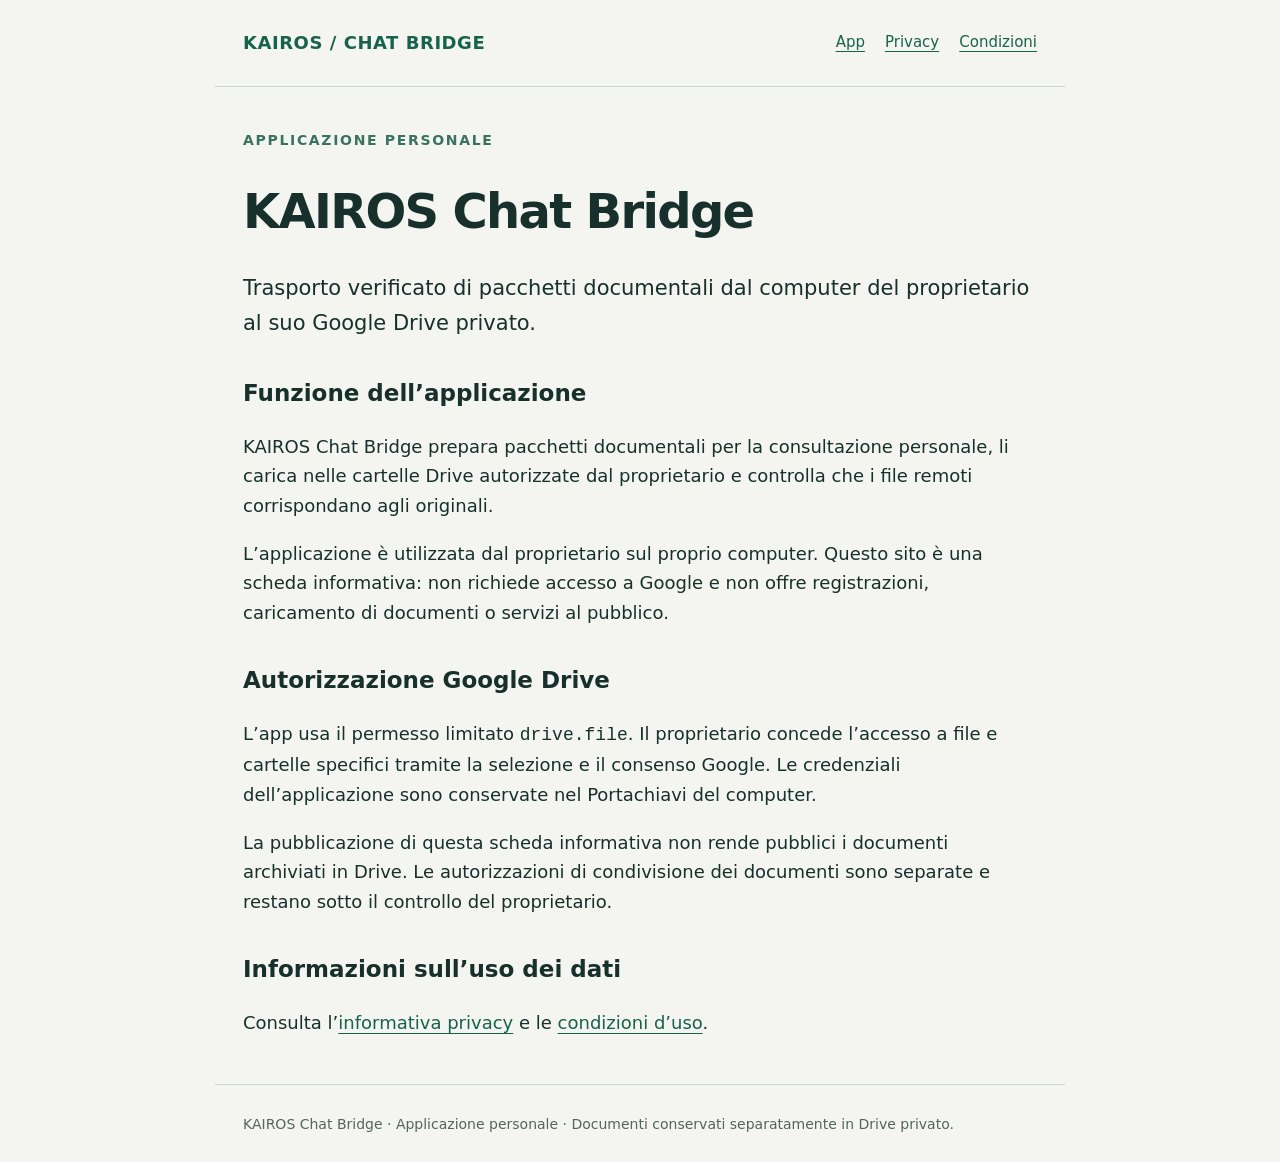
<file: index.html>
<!doctype html>
<html lang="it"><head><meta name="google-site-verification" content="QhHuivx-gVipMnj8uasko4novvo9jeu4z-naZZDT_Dg" /><meta charset="utf-8"><meta name="viewport" content="width=device-width,initial-scale=1"><meta name="robots" content="noindex,nofollow"><title>KAIROS Chat Bridge</title><link rel="stylesheet" href="style.css"></head><body><header><a class="brand" href="index.html">KAIROS / CHAT BRIDGE</a><nav aria-label="Pagine informative"><a href="index.html">App</a><a href="privacy.html">Privacy</a><a href="terms.html">Condizioni</a></nav></header><main><p class="tag">Applicazione personale</p><h1>KAIROS Chat Bridge</h1><p class="intro">Trasporto verificato di pacchetti documentali dal computer del proprietario al suo Google Drive privato.</p><h2>Funzione dell’applicazione</h2><p>KAIROS Chat Bridge prepara pacchetti documentali per la consultazione personale, li carica nelle cartelle Drive autorizzate dal proprietario e controlla che i file remoti corrispondano agli originali.</p><p>L’applicazione è utilizzata dal proprietario sul proprio computer. Questo sito è una scheda informativa: non richiede accesso a Google e non offre registrazioni, caricamento di documenti o servizi al pubblico.</p><h2>Autorizzazione Google Drive</h2><p>L’app usa il permesso limitato <code>drive.file</code>. Il proprietario concede l’accesso a file e cartelle specifici tramite la selezione e il consenso Google. Le credenziali dell’applicazione sono conservate nel Portachiavi del computer.</p><p>La pubblicazione di questa scheda informativa non rende pubblici i documenti archiviati in Drive. Le autorizzazioni di condivisione dei documenti sono separate e restano sotto il controllo del proprietario.</p><h2>Informazioni sull’uso dei dati</h2><p>Consulta l’<a href="privacy.html">informativa privacy</a> e le <a href="terms.html">condizioni d’uso</a>.</p></main><footer>KAIROS Chat Bridge · Applicazione personale · Documenti conservati separatamente in Drive privato.</footer></body></html>
</file>
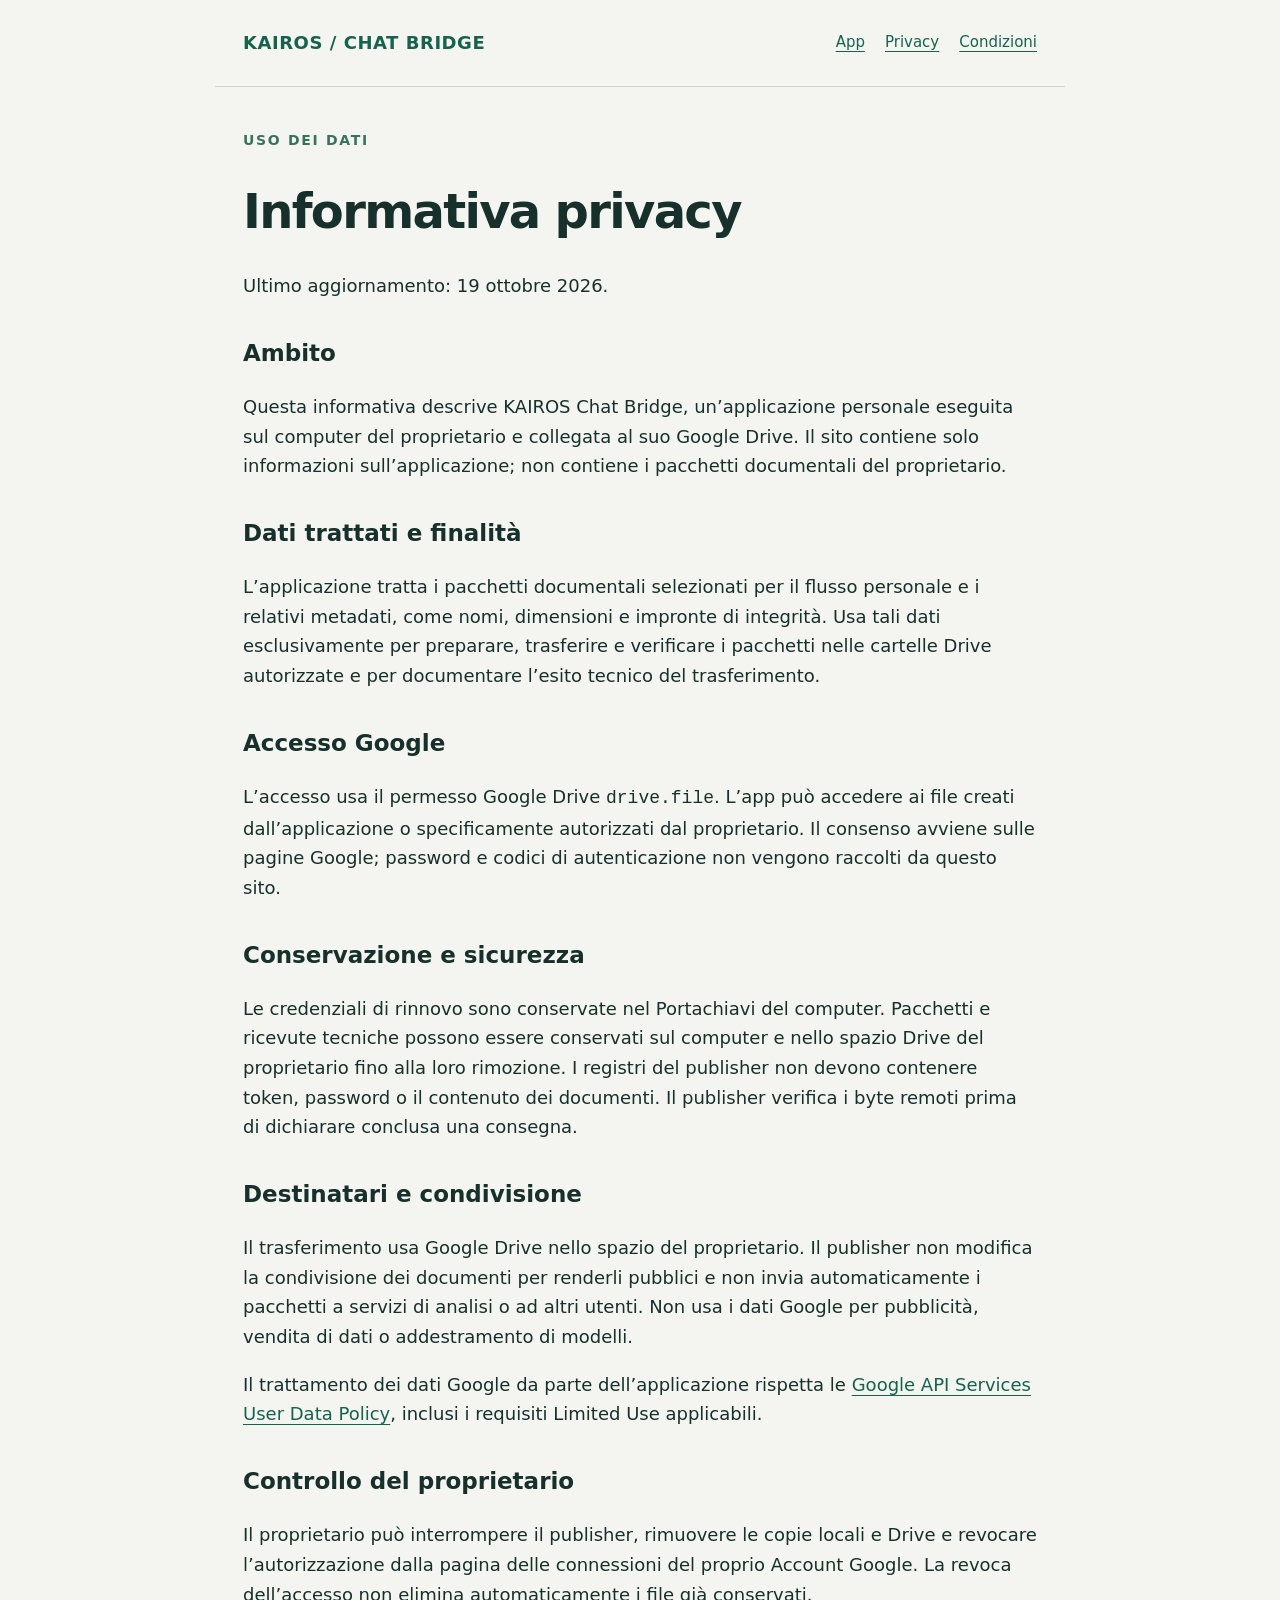
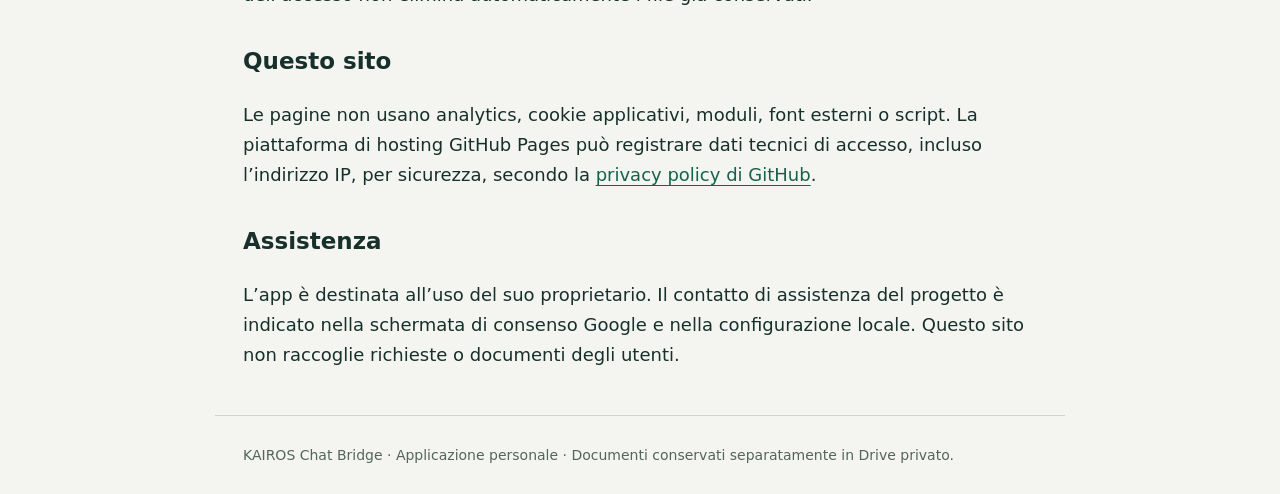
<file: privacy.html>
<!doctype html>
<html lang="it"><head><meta charset="utf-8"><meta name="viewport" content="width=device-width,initial-scale=1"><meta name="robots" content="noindex,nofollow"><title>Privacy · KAIROS Chat Bridge</title><link rel="stylesheet" href="style.css"></head><body><header><a class="brand" href="index.html">KAIROS / CHAT BRIDGE</a><nav aria-label="Pagine informative"><a href="index.html">App</a><a href="privacy.html">Privacy</a><a href="terms.html">Condizioni</a></nav></header><main><p class="tag">Uso dei dati</p><h1>Informativa privacy</h1><p>Ultimo aggiornamento: 19 ottobre 2026.</p><h2>Ambito</h2><p>Questa informativa descrive KAIROS Chat Bridge, un’applicazione personale eseguita sul computer del proprietario e collegata al suo Google Drive. Il sito contiene solo informazioni sull’applicazione; non contiene i pacchetti documentali del proprietario.</p><h2>Dati trattati e finalità</h2><p>L’applicazione tratta i pacchetti documentali selezionati per il flusso personale e i relativi metadati, come nomi, dimensioni e impronte di integrità. Usa tali dati esclusivamente per preparare, trasferire e verificare i pacchetti nelle cartelle Drive autorizzate e per documentare l’esito tecnico del trasferimento.</p><h2>Accesso Google</h2><p>L’accesso usa il permesso Google Drive <code>drive.file</code>. L’app può accedere ai file creati dall’applicazione o specificamente autorizzati dal proprietario. Il consenso avviene sulle pagine Google; password e codici di autenticazione non vengono raccolti da questo sito.</p><h2>Conservazione e sicurezza</h2><p>Le credenziali di rinnovo sono conservate nel Portachiavi del computer. Pacchetti e ricevute tecniche possono essere conservati sul computer e nello spazio Drive del proprietario fino alla loro rimozione. I registri del publisher non devono contenere token, password o il contenuto dei documenti. Il publisher verifica i byte remoti prima di dichiarare conclusa una consegna.</p><h2>Destinatari e condivisione</h2><p>Il trasferimento usa Google Drive nello spazio del proprietario. Il publisher non modifica la condivisione dei documenti per renderli pubblici e non invia automaticamente i pacchetti a servizi di analisi o ad altri utenti. Non usa i dati Google per pubblicità, vendita di dati o addestramento di modelli.</p><p>Il trattamento dei dati Google da parte dell’applicazione rispetta le <a href="https://developers.google.com/terms/api-services-user-data-policy">Google API Services User Data Policy</a>, inclusi i requisiti Limited Use applicabili.</p><h2>Controllo del proprietario</h2><p>Il proprietario può interrompere il publisher, rimuovere le copie locali e Drive e revocare l’autorizzazione dalla pagina delle connessioni del proprio Account Google. La revoca dell’accesso non elimina automaticamente i file già conservati.</p><h2>Questo sito</h2><p>Le pagine non usano analytics, cookie applicativi, moduli, font esterni o script. La piattaforma di hosting GitHub Pages può registrare dati tecnici di accesso, incluso l’indirizzo IP, per sicurezza, secondo la <a href="https://docs.github.com/en/site-policy/privacy-policies/github-general-privacy-statement">privacy policy di GitHub</a>.</p><h2>Assistenza</h2><p>L’app è destinata all’uso del suo proprietario. Il contatto di assistenza del progetto è indicato nella schermata di consenso Google e nella configurazione locale. Questo sito non raccoglie richieste o documenti degli utenti.</p></main><footer>KAIROS Chat Bridge · Applicazione personale · Documenti conservati separatamente in Drive privato.</footer></body></html>
</file>
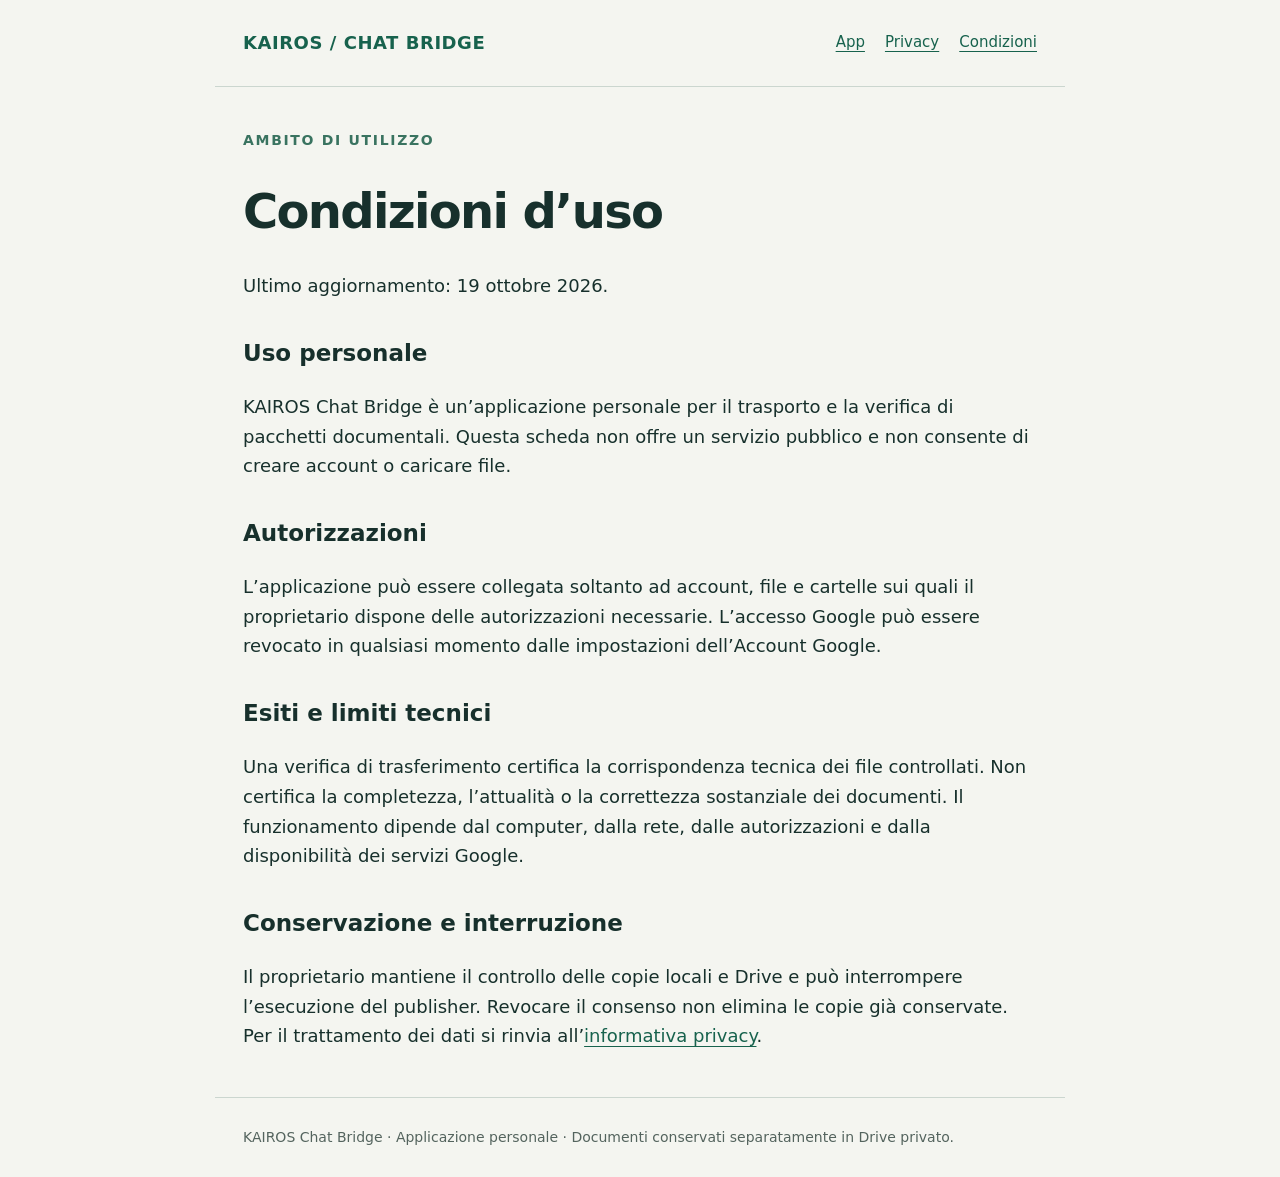
<file: terms.html>
<!doctype html>
<html lang="it"><head><meta charset="utf-8"><meta name="viewport" content="width=device-width,initial-scale=1"><meta name="robots" content="noindex,nofollow"><title>Condizioni · KAIROS Chat Bridge</title><link rel="stylesheet" href="style.css"></head><body><header><a class="brand" href="index.html">KAIROS / CHAT BRIDGE</a><nav aria-label="Pagine informative"><a href="index.html">App</a><a href="privacy.html">Privacy</a><a href="terms.html">Condizioni</a></nav></header><main><p class="tag">Ambito di utilizzo</p><h1>Condizioni d’uso</h1><p>Ultimo aggiornamento: 19 ottobre 2026.</p><h2>Uso personale</h2><p>KAIROS Chat Bridge è un’applicazione personale per il trasporto e la verifica di pacchetti documentali. Questa scheda non offre un servizio pubblico e non consente di creare account o caricare file.</p><h2>Autorizzazioni</h2><p>L’applicazione può essere collegata soltanto ad account, file e cartelle sui quali il proprietario dispone delle autorizzazioni necessarie. L’accesso Google può essere revocato in qualsiasi momento dalle impostazioni dell’Account Google.</p><h2>Esiti e limiti tecnici</h2><p>Una verifica di trasferimento certifica la corrispondenza tecnica dei file controllati. Non certifica la completezza, l’attualità o la correttezza sostanziale dei documenti. Il funzionamento dipende dal computer, dalla rete, dalle autorizzazioni e dalla disponibilità dei servizi Google.</p><h2>Conservazione e interruzione</h2><p>Il proprietario mantiene il controllo delle copie locali e Drive e può interrompere l’esecuzione del publisher. Revocare il consenso non elimina le copie già conservate. Per il trattamento dei dati si rinvia all’<a href="privacy.html">informativa privacy</a>.</p></main><footer>KAIROS Chat Bridge · Applicazione personale · Documenti conservati separatamente in Drive privato.</footer></body></html>
</file>
<file: style.css>
*{box-sizing:border-box}body{margin:0;color:#17302c;background:#f4f5f0;font:18px/1.65 system-ui,sans-serif}header,main,footer{max-width:850px;margin:auto;padding:28px}header{display:flex;justify-content:space-between;align-items:center;border-bottom:1px solid #cbd6cf}a{color:#17624d;text-underline-offset:4px}nav{display:flex;gap:20px;font-size:15px}.brand{font-weight:750;letter-spacing:.03em;text-decoration:none}h1{font-size:clamp(30px,5vw,48px);line-height:1.15;letter-spacing:-.035em}h2{font-size:23px;margin-top:34px}.tag{color:#397360;font-size:14px;font-weight:700;text-transform:uppercase;letter-spacing:.12em}.intro{font-size:21px}footer{font-size:14px;color:#54645e;border-top:1px solid #cbd6cf}li{padding-bottom:8px}@media(max-width:560px){header{display:block}nav{margin-top:14px;gap:14px}header,main,footer{padding:22px}}
</file>
